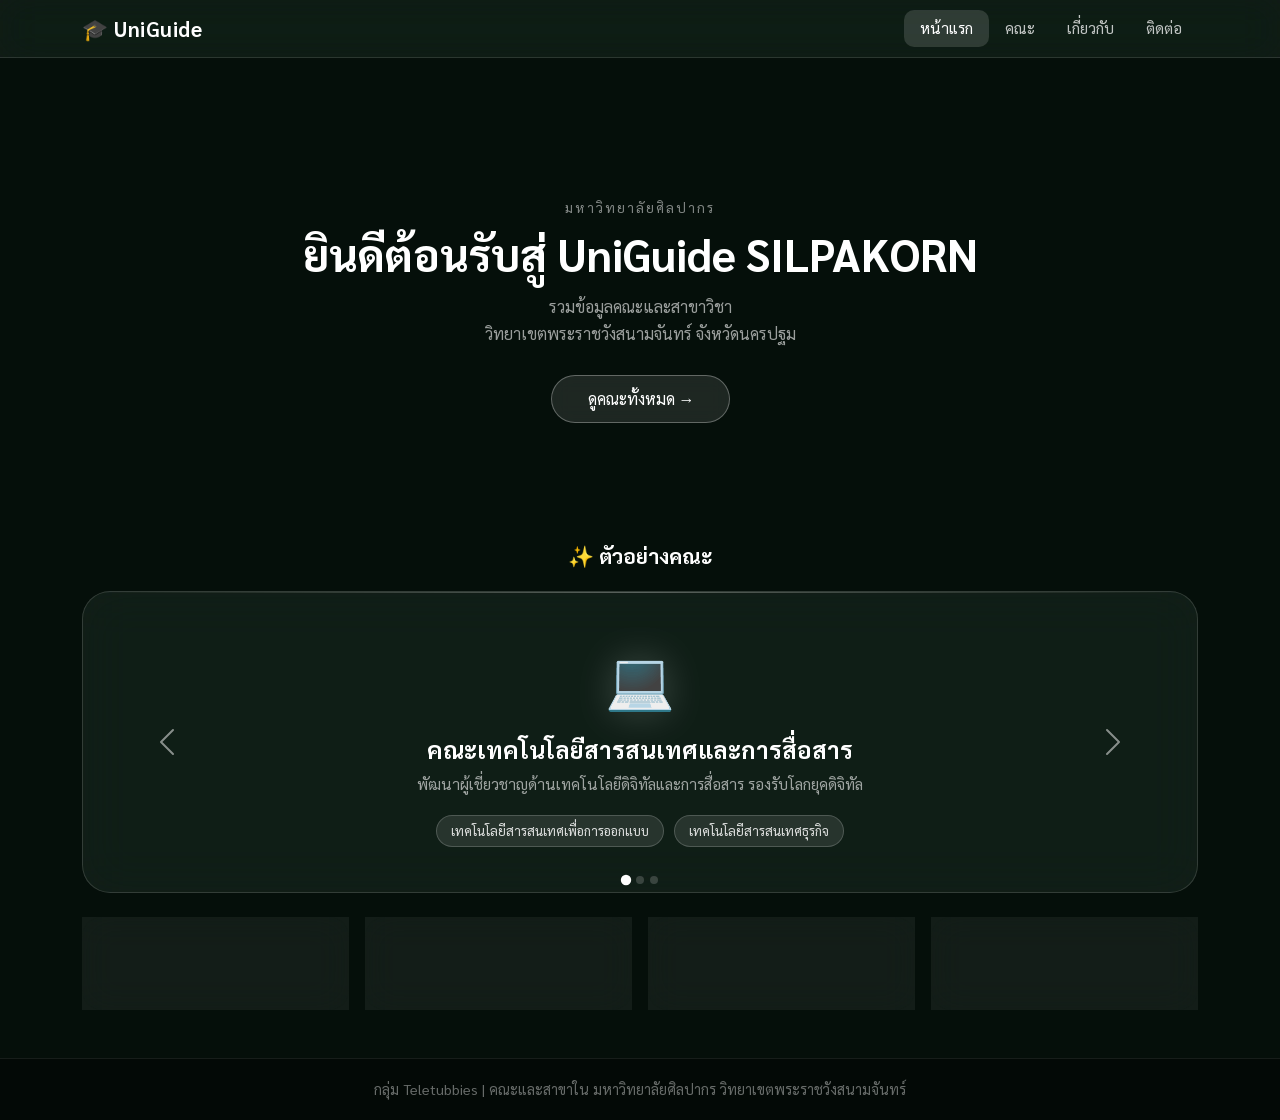
<file: index.html>
<!DOCTYPE html>
<html lang="th">
<head>
  <meta charset="UTF-8">
  <meta name="viewport" content="width=device-width, initial-scale=1.0">
  <title>UniGuide - มหาวิทยาลัยศิลปากร</title>
  <link href="https://cdn.jsdelivr.net/npm/bootstrap@5.3.0/dist/css/bootstrap.min.css" rel="stylesheet">
  <link href="https://fonts.googleapis.com/css2?family=Sarabun:wght@300;400;600;700&display=swap" rel="stylesheet">
  <style>
    * { box-sizing: border-box; margin: 0; padding: 0; }
    body { font-family: 'Sarabun', sans-serif; min-height: 100vh; overflow-x: hidden; background: #050f0a; }

    /* ---- พื้นหลังสลับสีช้าๆ ---- */
    .bg-wrap {
      position: fixed; inset: 0; z-index: 0;
      animation: bgShift 9s ease-in-out infinite;
    }
    @keyframes bgShift {
      0% {
        background:
          radial-gradient(ellipse 80% 60% at 10% 20%, rgba(5,150,105,0.65) 0%, transparent 60%),
          radial-gradient(ellipse 60% 50% at 90% 80%, rgba(16,185,129,0.55) 0%, transparent 60%),
          radial-gradient(ellipse 50% 40% at 55% 40%, rgba(52,211,153,0.3) 0%, transparent 60%),
          #050f0a;
      }
      33% {
        background:
          radial-gradient(ellipse 80% 60% at 10% 20%, rgba(6,100,180,0.65) 0%, transparent 60%),
          radial-gradient(ellipse 60% 50% at 90% 80%, rgba(6,182,212,0.55) 0%, transparent 60%),
          radial-gradient(ellipse 50% 40% at 55% 40%, rgba(56,189,248,0.3) 0%, transparent 60%),
          #020a14;
      }
      66% {
        background:
          radial-gradient(ellipse 80% 60% at 10% 20%, rgba(161,120,0,0.65) 0%, transparent 60%),
          radial-gradient(ellipse 60% 50% at 90% 80%, rgba(234,179,8,0.55) 0%, transparent 60%),
          radial-gradient(ellipse 50% 40% at 55% 40%, rgba(250,204,21,0.3) 0%, transparent 60%),
          #100e00;
      }
      100% {
        background:
          radial-gradient(ellipse 80% 60% at 10% 20%, rgba(5,150,105,0.65) 0%, transparent 60%),
          radial-gradient(ellipse 60% 50% at 90% 80%, rgba(16,185,129,0.55) 0%, transparent 60%),
          radial-gradient(ellipse 50% 40% at 55% 40%, rgba(52,211,153,0.3) 0%, transparent 60%),
          #050f0a;
      }
    }

    /* ---- วงกลมเบลอสลับสี ---- */
    .orb { position: fixed; border-radius: 50%; filter: blur(90px); pointer-events: none; z-index: 0; }
    .orb-1 { width: 520px; height: 520px; top: -140px; left: -100px; animation: drift 12s ease-in-out infinite alternate, orbColor1 9s ease-in-out infinite; }
    .orb-2 { width: 440px; height: 440px; bottom: -110px; right: -90px; animation: drift2 10s ease-in-out infinite alternate, orbColor2 9s ease-in-out infinite; }
    .orb-3 { width: 320px; height: 320px; top: 35%; right: 10%; animation: drift3 14s ease-in-out infinite alternate, orbColor3 9s ease-in-out infinite; }
    .orb-4 { width: 220px; height: 220px; top: 60%; left: 20%; animation: drift 11s ease-in-out infinite alternate, orbColor1 9s ease-in-out infinite; animation-delay: -3s; }

    @keyframes drift  { from { transform: translate(0,0) scale(1); } to { transform: translate(30px,20px) scale(1.08); } }
    @keyframes drift2 { from { transform: translate(0,0) scale(1); } to { transform: translate(-20px,15px) scale(1.05); } }
    @keyframes drift3 { from { transform: translate(0,0) scale(1); } to { transform: translate(15px,-25px) scale(1.1); } }

    @keyframes orbColor1 {
      0%   { background: rgba(16,185,129,0.5); }
      33%  { background: rgba(6,100,180,0.5); }
      66%  { background: rgba(202,138,4,0.5); }
      100% { background: rgba(16,185,129,0.5); }
    }
    @keyframes orbColor2 {
      0%   { background: rgba(52,211,153,0.4); }
      33%  { background: rgba(6,182,212,0.4); }
      66%  { background: rgba(250,204,21,0.4); }
      100% { background: rgba(52,211,153,0.4); }
    }
    @keyframes orbColor3 {
      0%   { background: rgba(5,150,105,0.35); }
      33%  { background: rgba(56,189,248,0.35); }
      66%  { background: rgba(161,120,0,0.35); }
      100% { background: rgba(5,150,105,0.35); }
    }

    /* ---- Navbar ---- */
    .glass-nav { background: rgba(255,255,255,0.05) !important; backdrop-filter: blur(20px) saturate(180%); -webkit-backdrop-filter: blur(20px) saturate(180%); border-bottom: 1px solid rgba(255,255,255,0.12); }
    .navbar-brand { color: #fff !important; font-size: 1.3rem; font-weight: 700; letter-spacing: 0.5px; }
    .nav-link { color: rgba(255,255,255,0.75) !important; border-radius: 10px; padding: 7px 16px !important; transition: all 0.25s; font-size: 0.95rem; }
    .nav-link:hover, .nav-link.active { color: #fff !important; background: rgba(255,255,255,0.14); }

    /* ---- Hero ลดขนาดลงให้ carousel โผล่มาให้เห็น ---- */
    .hero {
      min-height: 60vh;
      display: flex;
      align-items: center;
      position: relative;
      z-index: 1;
      padding-top: 80px;
    }
    .hero-title { font-size: clamp(1.8rem, 4vw, 2.8rem); font-weight: 700; color: #fff; line-height: 1.2; margin-bottom: 12px; }
    .hero-sub { color: rgba(255,255,255,0.6); font-size: 1rem; line-height: 1.7; margin-bottom: 28px; }
    .btn-hero {
      display: inline-block;
      background: rgba(255,255,255,0.1);
      border: 1px solid rgba(255,255,255,0.3);
      color: #fff; border-radius: 50px;
      padding: 11px 36px; font-size: 1rem;
      font-family: 'Sarabun', sans-serif;
      text-decoration: none; transition: all 0.3s;
      backdrop-filter: blur(10px);
    }
    .btn-hero:hover { background: rgba(255,255,255,0.2); border-color: rgba(255,255,255,0.5); color: #fff; transform: translateY(-2px); }

    /* ---- Carousel ---- */
    .carousel-wrap {
      background: rgba(255,255,255,0.06);
      border: 1px solid rgba(255,255,255,0.14);
      backdrop-filter: blur(24px) saturate(160%);
      -webkit-backdrop-filter: blur(24px) saturate(160%);
      border-radius: 28px; overflow: hidden; position: relative;
    }
    .carousel-wrap::before {
      content: ''; position: absolute; top: 0; left: 0; right: 0; height: 1px;
      background: linear-gradient(90deg, transparent, rgba(255,255,255,0.3), transparent);
    }
    .carousel-slide {
      min-height: 300px; display: flex; flex-direction: column;
      justify-content: center; align-items: center;
      padding: 40px 32px; text-align: center;
    }
    .slide-icon { font-size: 3.5rem; margin-bottom: 16px; filter: drop-shadow(0 0 20px rgba(255,255,255,0.2)); }
    .slide-title { color: #fff; font-size: 1.5rem; font-weight: 700; margin-bottom: 10px; }
    .slide-desc { color: rgba(255,255,255,0.6); font-size: 0.95rem; margin-bottom: 16px; max-width: 480px; }
    .slide-tag {
      display: inline-block;
      background: rgba(255,255,255,0.1);
      border: 1px solid rgba(255,255,255,0.18);
      color: rgba(255,255,255,0.85);
      padding: 5px 14px; border-radius: 20px; font-size: 0.82rem; margin: 3px;
    }
    .carousel-indicators [data-bs-target] { width: 8px; height: 8px; border-radius: 50%; border: none; background: rgba(255,255,255,0.35); transition: all 0.3s; }
    .carousel-indicators .active { background: #fff; transform: scale(1.3); }

    /* ---- Stat Box ---- */
    .stat-box {
      background: rgba(255,255,255,0.06);
      border: 1px solid rgba(255,255,255,0.13);
      backdrop-filter: blur(16px); -webkit-backdrop-filter: blur(16px);
      border-radius: 20px; padding: 20px 16px; text-align: center;
      transition: all 0.3s; position: relative; overflow: hidden;
    }
    .stat-box::before {
      content: ''; position: absolute; top: 0; left: 0; right: 0; height: 1px;
      background: linear-gradient(90deg, transparent, rgba(255,255,255,0.25), transparent);
    }
    .stat-box:hover { background: rgba(255,255,255,0.1); transform: translateY(-3px); box-shadow: 0 8px 30px rgba(0,0,0,0.3); }
    .stat-box h4 { color: #fff; font-weight: 700; font-size: 1.4rem; margin-bottom: 4px; }
    .stat-box p { color: rgba(255,255,255,0.5); margin: 0; font-size: 0.82rem; }

    .sec-title { color: #fff; font-weight: 700; text-align: center; margin-bottom: 20px; font-size: 1.3rem; }
    footer { background: rgba(0,0,0,0.35); border-top: 1px solid rgba(255,255,255,0.08); color: rgba(255,255,255,0.4); text-align: center; padding: 20px; position: relative; z-index: 1; font-size: 0.9rem; }
    .content-z { position: relative; z-index: 1; }
  </style>
</head>
<body>

  <div class="bg-wrap"></div>
  <div class="orb orb-1"></div>
  <div class="orb orb-2"></div>
  <div class="orb orb-3"></div>
  <div class="orb orb-4"></div>

  <nav class="navbar navbar-expand-lg glass-nav fixed-top">
    <div class="container">
      <a class="navbar-brand" href="index.html">🎓 UniGuide</a>
      <button class="navbar-toggler" type="button" data-bs-toggle="collapse" data-bs-target="#navMenu">
        <span class="navbar-toggler-icon"></span>
      </button>
      <div class="collapse navbar-collapse" id="navMenu">
        <div class="navbar-nav ms-auto">
          <a class="nav-link active" href="index.html">หน้าแรก</a>
          <a class="nav-link" href="faculty.html">คณะ</a>
          <a class="nav-link" href="about.html">เกี่ยวกับ</a>
          <a class="nav-link" href="contact.html">ติดต่อ</a>
        </div>
      </div>
    </div>
  </nav>

  <!-- Hero ลดสั้นลง carousel จะโผล่ให้เห็นบนหน้าจอ -->
  <div class="hero">
    <div class="container content-z text-center">
      <p style="color:rgba(255,255,255,0.5);font-size:0.85rem;letter-spacing:2px;text-transform:uppercase;margin-bottom:10px">มหาวิทยาลัยศิลปากร</p>
      <h1 class="hero-title">ยินดีต้อนรับสู่ UniGuide SILPAKORN</h1>
      <p class="hero-sub">รวมข้อมูลคณะและสาขาวิชา<br>วิทยาเขตพระราชวังสนามจันทร์ จังหวัดนครปฐม</p>
      <a href="faculty.html" class="btn-hero">ดูคณะทั้งหมด →</a>
    </div>
  </div>

  <div class="container pb-5 content-z">

    <!-- Carousel -->
    <p class="sec-title">✨ ตัวอย่างคณะ</p>
    <div id="facultyCarousel" class="carousel slide carousel-wrap mb-4" data-bs-ride="carousel" data-bs-interval="3500">
      <div class="carousel-indicators mb-2">
        <button type="button" data-bs-target="#facultyCarousel" data-bs-slide-to="0" class="active"></button>
        <button type="button" data-bs-target="#facultyCarousel" data-bs-slide-to="1"></button>
        <button type="button" data-bs-target="#facultyCarousel" data-bs-slide-to="2"></button>
      </div>
      <div class="carousel-inner">
        <div class="carousel-item active">
          <div class="carousel-slide">
            <div class="slide-icon">💻</div>
            <h3 class="slide-title">คณะเทคโนโลยีสารสนเทศและการสื่อสาร</h3>
            <p class="slide-desc">พัฒนาผู้เชี่ยวชาญด้านเทคโนโลยีดิจิทัลและการสื่อสาร รองรับโลกยุคดิจิทัล</p>
            <div>
              <span class="slide-tag">เทคโนโลยีสารสนเทศเพื่อการออกแบบ</span>
              <span class="slide-tag">เทคโนโลยีสารสนเทศธุรกิจ</span>
            </div>
          </div>
        </div>
        <div class="carousel-item">
          <div class="carousel-slide">
            <div class="slide-icon">🔬</div>
            <h3 class="slide-title">คณะวิทยาศาสตร์</h3>
            <p class="slide-desc">ศึกษาพื้นฐานทางวิทยาศาสตร์ การทดลอง และการวิจัยเพื่อสร้างนวัตกรรม</p>
            <div>
              <span class="slide-tag">วิทยาการคอมพิวเตอร์</span>
              <span class="slide-tag">เคมี</span>
              <span class="slide-tag">ชีววิทยา</span>
              <span class="slide-tag">ฟิสิกส์</span>
            </div>
          </div>
        </div>
        <div class="carousel-item">
          <div class="carousel-slide">
            <div class="slide-icon">📊</div>
            <h3 class="slide-title">คณะวิทยาการจัดการ</h3>
            <p class="slide-desc">เรียนรู้ด้านธุรกิจ การบริหาร และการบริการในระดับสากล</p>
            <div>
              <span class="slide-tag">การตลาด</span>
              <span class="slide-tag">การโรงแรม</span>
              <span class="slide-tag">การท่องเที่ยว</span>
            </div>
          </div>
        </div>
      </div>
      <button class="carousel-control-prev" type="button" data-bs-target="#facultyCarousel" data-bs-slide="prev">
        <span class="carousel-control-prev-icon"></span>
      </button>
      <button class="carousel-control-next" type="button" data-bs-target="#facultyCarousel" data-bs-slide="next">
        <span class="carousel-control-next-icon"></span>
      </button>
    </div>

    <!-- Stats -->
    <div class="row g-3 text-center">
      <div class="col-6 col-md-3"><div class="stat-box"><h4>11</h4><p>คณะ</p></div></div>
      <div class="col-6 col-md-3"><div class="stat-box"><h4>50+</h4><p>สาขาวิชา</p></div></div>
      <div class="col-6 col-md-3"><div class="stat-box"><h4>นครปฐม</h4><p>วิทยาเขตพระราชวังสนามจันทร์</p></div></div>
      <div class="col-6 col-md-3"><div class="stat-box"><h4>SU</h4><p>มหาวิทยาลัยศิลปากร</p></div></div>
    </div>

  </div>

  <footer>กลุ่ม Teletubbies | คณะและสาขาใน มหาวิทยาลัยศิลปากร วิทยาเขตพระราชวังสนามจันทร์</footer>

  <script src="https://cdn.jsdelivr.net/npm/bootstrap@5.3.0/dist/js/bootstrap.bundle.min.js"></script>
</body>
</html>
</file>
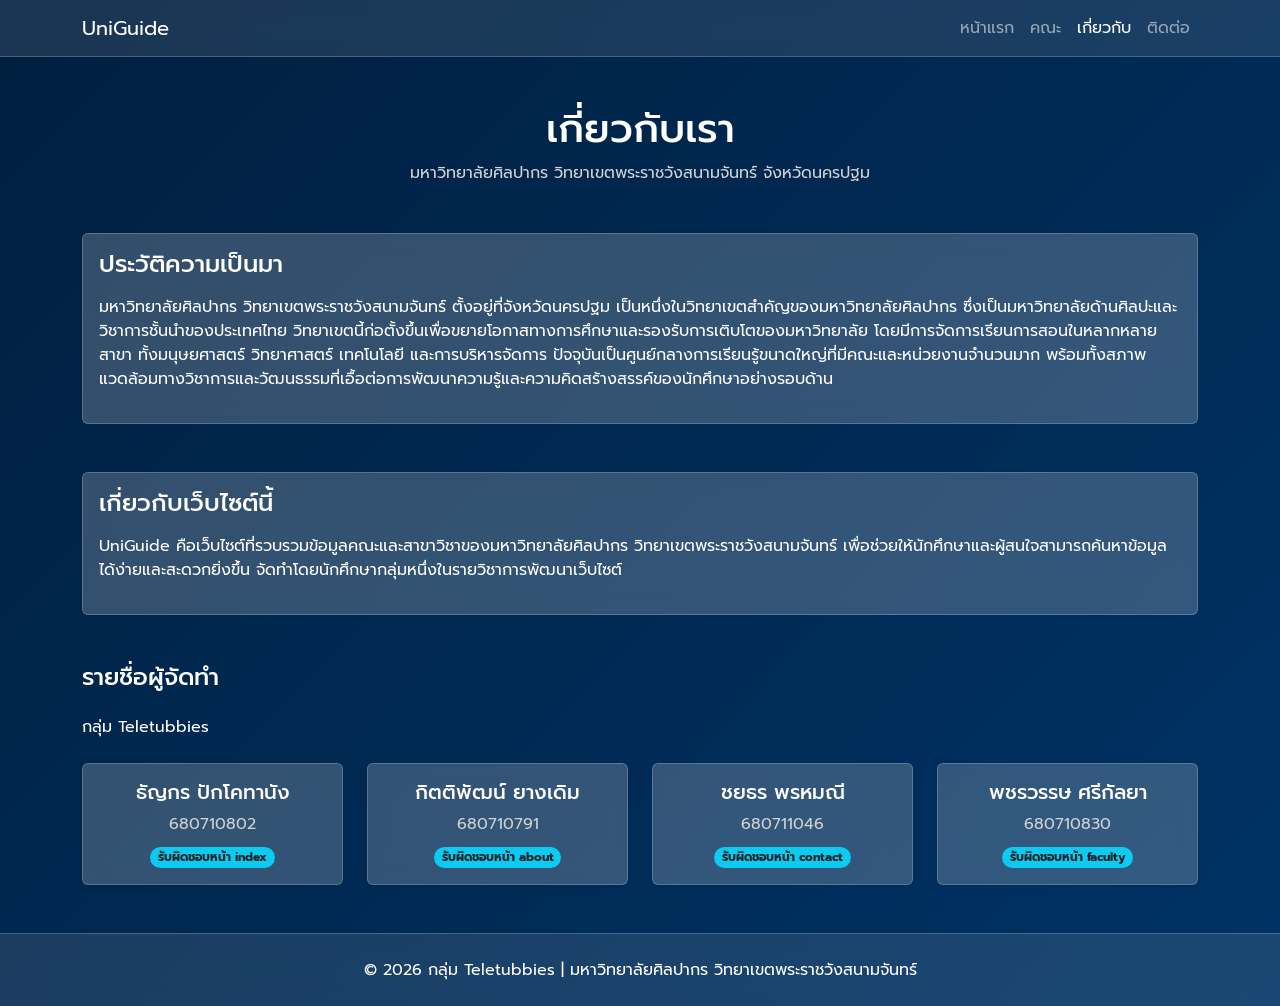
<file: about.html>
<!DOCTYPE html>
<html lang="th">
<head>
    <meta charset="UTF-8">
    <meta name="viewport" content="width=device-width, initial-scale=1.0">
    <title>UniGuide - about</title>
    <link href="https://cdn.jsdelivr.net/npm/bootstrap@5.3.3/dist/css/bootstrap.min.css" rel="stylesheet">
    <link href="https://fonts.googleapis.com/css2?family=Prompt:wght@300;400;500;600&display=swap" rel="stylesheet">

    <style>
        body {
            font-family: 'Prompt', sans-serif;
            background: linear-gradient(135deg, #001f3f, #003366);
            color: white;
            min-height: 100vh;
        }

        .text-muted {
            color: lightgray !important;
        }

        .card {
            background-color: rgba(255, 255, 255, 0.2);
            border: 1px solid rgba(255, 255, 255, 0.2);
            color: white;
            backdrop-filter: blur(10px);
            transition: 0.3s;
        }

        .card:hover {
            transform: translateY(-10px); 
            box-shadow: 0 10px 20px rgba(0, 0, 0, 0.5); 
            border-color: rgba(255, 255, 255, 0.4);
        }

        .card-title {
            color: white;
        }

        .footer-glass {
            background-color: rgba(255, 255, 255, 0.1);
            border-top: 1px solid rgba(255, 255 ,255, 0.2);
            backdrop-filter: blur(10px);
        }

        .header-glass {
            background-color: rgba(255, 255, 255, 0.1);
            border-bottom: 1px solid rgba(255, 255 ,255, 0.2);
            backdrop-filter: blur(10px);
        }
    </style>
</head>
<body>

    <header>
        <nav class="navbar navbar-expand-lg navbar-dark header-glass">
            <div class="container">
                <a class="navbar-brand" href="index.html">UniGuide</a>
                <button class="navbar-toggler" type="button" data-bs-toggle="collapse" data-bs-target="#navbarNav">
                    <span class="navbar-toggler-icon"></span>
                </button>
                <div class="collapse navbar-collapse" id="navbarNav">
                    <ul class="navbar-nav ms-auto">
                        <li class="nav-item"><a class="nav-link" href="index.html">หน้าแรก</a></li>
                        <li class="nav-item"><a class="nav-link" href="faculty.html">คณะ</a></li>
                        <li class="nav-item"><a class="nav-link active" href="about.html">เกี่ยวกับ</a></li>
                        <li class="nav-item"><a class="nav-link" href="contact.html">ติดต่อ</a></li>
                    </ul>
                </div>
            </div>
        </nav>
    </header>

    <main class="container my-5">
        <div class="text-center mb-5">
            <h1 class="mb-2">เกี่ยวกับเรา</h1>
            <p class="text-muted mb-5">มหาวิทยาลัยศิลปากร วิทยาเขตพระราชวังสนามจันทร์ จังหวัดนครปฐม</p>
        </div>

        <section class="card mb-5">
            <div class="card-body">
                <h2 class="h4 mb-3">ประวัติความเป็นมา</h2> 
                <p>มหาวิทยาลัยศิลปากร วิทยาเขตพระราชวังสนามจันทร์ ตั้งอยู่ที่จังหวัดนครปฐม เป็นหนึ่งในวิทยาเขตสำคัญของมหาวิทยาลัยศิลปากร ซึ่งเป็นมหาวิทยาลัยด้านศิลปะและวิชาการชั้นนำของประเทศไทย วิทยาเขตนี้ก่อตั้งขึ้นเพื่อขยายโอกาสทางการศึกษาและรองรับการเติบโตของมหาวิทยาลัย โดยมีการจัดการเรียนการสอนในหลากหลายสาขา ทั้งมนุษยศาสตร์ วิทยาศาสตร์ เทคโนโลยี และการบริหารจัดการ ปัจจุบันเป็นศูนย์กลางการเรียนรู้ขนาดใหญ่ที่มีคณะและหน่วยงานจำนวนมาก พร้อมทั้งสภาพแวดล้อมทางวิชาการและวัฒนธรรมที่เอื้อต่อการพัฒนาความรู้และความคิดสร้างสรรค์ของนักศึกษาอย่างรอบด้าน</p>
            </div>
        </section>

        <section class="card mb-5">
    <div class="card-body">
        <h2 class="h4 mb-3">เกี่ยวกับเว็บไซต์นี้</h2> 
        <p>UniGuide คือเว็บไซต์ที่รวบรวมข้อมูลคณะและสาขาวิชาของมหาวิทยาลัยศิลปากร วิทยาเขตพระราชวังสนามจันทร์ เพื่อช่วยให้นักศึกษาและผู้สนใจสามารถค้นหาข้อมูลได้ง่ายและสะดวกยิ่งขึ้น จัดทำโดยนักศึกษากลุ่มหนึ่งในรายวิชาการพัฒนาเว็บไซต์</p>
    </div>
</section>

        <section class="mb-5">
            <h2 class="h4 mb-4">รายชื่อผู้จัดทำ</h2> <p class="mb-4">กลุ่ม Teletubbies</p>

            <div class="row row-cols-1 row-cols-md-2 row-cols-lg-4 g-4">
                
                <div class="col">
                    <div class="card h-100 shadow-sm text-center">
                        <div class="card-body">
                            <h3 class="card-title h5">ธัญกร ปักโคทานัง</h3>
                            <p class="card-text text-muted mb-2">680710802</p>
                            <span class="badge bg-info rounded-pill text-dark">รับผิดชอบหน้า index</span>
                        </div>
                    </div>
                </div>

                <div class="col">
                    <div class="card h-100 shadow-sm text-center">
                        <div class="card-body">
                            <h3 class="card-title h5">กิตติพัฒน์ ยางเดิม</h3>
                            <p class="card-text text-muted mb-2">680710791</p>
                            <span class="badge bg-info rounded-pill text-dark">รับผิดชอบหน้า about</span>
                        </div>
                    </div>
                </div>

                <div class="col">
                    <div class="card h-100 shadow-sm text-center">
                        <div class="card-body">
                            <h3 class="card-title h5">ชยธร พรหมณี</h3>
                            <p class="card-text text-muted mb-2">680711046</p>
                            <span class="badge bg-info rounded-pill text-dark">รับผิดชอบหน้า contact</span>
                        </div>
                    </div>
                </div>

                <div class="col">
                    <div class="card h-100 shadow-sm text-center">
                        <div class="card-body">
                            <h3 class="card-title h5">พชรวรรษ ศรีกัลยา</h3>
                            <p class="card-text text-muted mb-2">680710830</p>
                            <span class="badge bg-info rounded-pill text-dark">รับผิดชอบหน้า faculty</span>
                        </div>
                    </div>
                </div>

            </div>
        </section>
    </main>

    <footer class="footer-glass text-white text-center py-4 mt-5">
        <div class="container">
            <p class="mb-0">© 2026 กลุ่ม Teletubbies | มหาวิทยาลัยศิลปากร วิทยาเขตพระราชวังสนามจันทร์</p>
        </div>
    </footer>

    <script src="https://cdn.jsdelivr.net/npm/bootstrap@5.3.3/dist/js/bootstrap.bundle.min.js"></script>
</body>
</html>
</file>
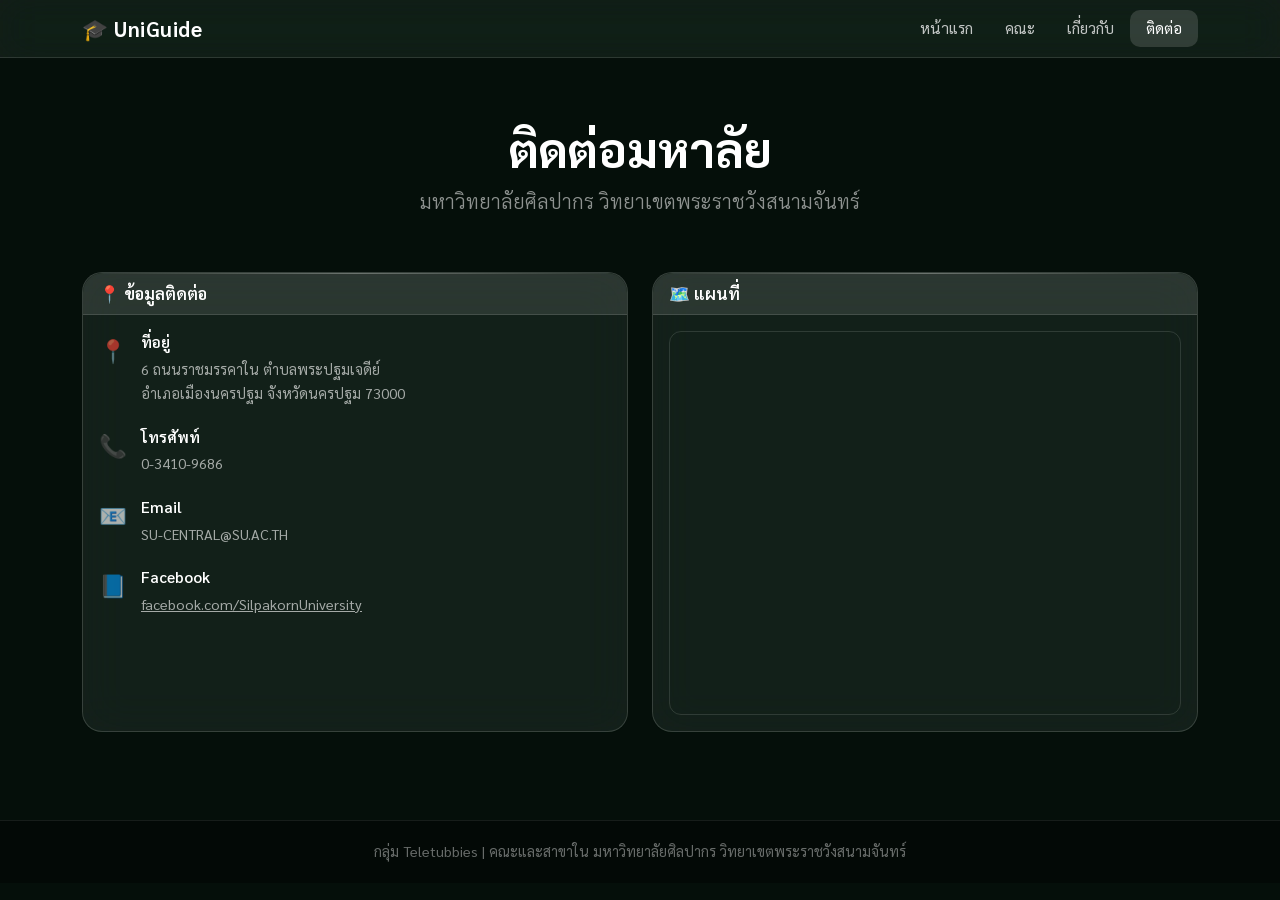
<file: contact.html>
<!DOCTYPE html>
<html lang="th">
<head>
  <meta charset="UTF-8">
  <meta name="viewport" content="width=device-width, initial-scale=1.0">
  <title>UniGuide - ติดต่อเรา</title>
  <link href="https://cdn.jsdelivr.net/npm/bootstrap@5.3.0/dist/css/bootstrap.min.css" rel="stylesheet">
  <link href="https://fonts.googleapis.com/css2?family=Sarabun:wght@300;400;600;700&display=swap" rel="stylesheet">
  <style>
    * { box-sizing: border-box; margin: 0; padding: 0; }
    body { font-family: 'Sarabun', sans-serif; min-height: 100vh; overflow-x: hidden; background: #050f0a; }

    .bg-wrap { position: fixed; inset: 0; z-index: 0; animation: bgShift 9s ease-in-out infinite; }
    @keyframes bgShift {
      0%   { background: radial-gradient(ellipse 80% 60% at 10% 20%, rgba(5,150,105,0.65) 0%, transparent 60%), radial-gradient(ellipse 60% 50% at 90% 80%, rgba(16,185,129,0.55) 0%, transparent 60%), radial-gradient(ellipse 50% 40% at 55% 40%, rgba(52,211,153,0.3) 0%, transparent 60%), #050f0a; }
      33%  { background: radial-gradient(ellipse 80% 60% at 10% 20%, rgba(6,100,180,0.65) 0%, transparent 60%), radial-gradient(ellipse 60% 50% at 90% 80%, rgba(6,182,212,0.55) 0%, transparent 60%), radial-gradient(ellipse 50% 40% at 55% 40%, rgba(56,189,248,0.3) 0%, transparent 60%), #020a14; }
      66%  { background: radial-gradient(ellipse 80% 60% at 10% 20%, rgba(161,120,0,0.65) 0%, transparent 60%), radial-gradient(ellipse 60% 50% at 90% 80%, rgba(234,179,8,0.55) 0%, transparent 60%), radial-gradient(ellipse 50% 40% at 55% 40%, rgba(250,204,21,0.3) 0%, transparent 60%), #100e00; }
      100% { background: radial-gradient(ellipse 80% 60% at 10% 20%, rgba(5,150,105,0.65) 0%, transparent 60%), radial-gradient(ellipse 60% 50% at 90% 80%, rgba(16,185,129,0.55) 0%, transparent 60%), radial-gradient(ellipse 50% 40% at 55% 40%, rgba(52,211,153,0.3) 0%, transparent 60%), #050f0a; }
    }

    .orb { position: fixed; border-radius: 50%; filter: blur(90px); pointer-events: none; z-index: 0; }
    .orb-1 { width: 520px; height: 520px; top: -140px; left: -100px; animation: drift 12s ease-in-out infinite alternate, orbColor1 9s ease-in-out infinite; }
    .orb-2 { width: 440px; height: 440px; bottom: -110px; right: -90px; animation: drift2 10s ease-in-out infinite alternate, orbColor2 9s ease-in-out infinite; }
    .orb-3 { width: 300px; height: 300px; top: 35%; right: 10%; animation: drift3 14s ease-in-out infinite alternate, orbColor3 9s ease-in-out infinite; }
    @keyframes drift  { from { transform: translate(0,0) scale(1); } to { transform: translate(30px,20px) scale(1.08); } }
    @keyframes drift2 { from { transform: translate(0,0) scale(1); } to { transform: translate(-20px,15px) scale(1.05); } }
    @keyframes drift3 { from { transform: translate(0,0) scale(1); } to { transform: translate(15px,-25px) scale(1.1); } }
    @keyframes orbColor1 { 0% { background: rgba(16,185,129,0.5); } 33% { background: rgba(6,100,180,0.5); } 66% { background: rgba(202,138,4,0.5); } 100% { background: rgba(16,185,129,0.5); } }
    @keyframes orbColor2 { 0% { background: rgba(52,211,153,0.4); } 33% { background: rgba(6,182,212,0.4); } 66% { background: rgba(250,204,21,0.4); } 100% { background: rgba(52,211,153,0.4); } }
    @keyframes orbColor3 { 0% { background: rgba(5,150,105,0.35); } 33% { background: rgba(56,189,248,0.35); } 66% { background: rgba(161,120,0,0.35); } 100% { background: rgba(5,150,105,0.35); } }

    .glass-nav { background: rgba(255,255,255,0.06) !important; backdrop-filter: blur(20px) saturate(180%); -webkit-backdrop-filter: blur(20px) saturate(180%); border-bottom: 1px solid rgba(255,255,255,0.12); }
    .navbar-brand { color: #fff !important; font-size: 1.3rem; font-weight: 700; letter-spacing: 0.5px; }
    .nav-link { color: rgba(255,255,255,0.75) !important; border-radius: 10px; padding: 7px 16px !important; transition: all 0.25s; font-size: 0.95rem; }
    .nav-link:hover, .nav-link.active { color: #fff !important; background: rgba(255,255,255,0.14); }

    .page-header { padding: 120px 0 40px; position: relative; z-index: 1; text-align: center; }
    .page-header h1 { color: #fff; font-weight: 700; }
    .page-header p { color: rgba(255,255,255,0.55); }

    /* Bootstrap card override — glass style */
    .card {
      background: rgba(255,255,255,0.07) !important;
      border: 1px solid rgba(255,255,255,0.15) !important;
      backdrop-filter: blur(22px) saturate(160%);
      -webkit-backdrop-filter: blur(22px) saturate(160%);
      border-radius: 20px !important;
      position: relative;
      z-index: 1;
      overflow: hidden;
      transition: transform 0.3s, background 0.3s;
      height: 100%;
    }
    .card::before {
      content: '';
      position: absolute; top: 0; left: 0; right: 0; height: 1px;
      background: linear-gradient(90deg, transparent, rgba(255,255,255,0.3), transparent);
      z-index: 2;
    }
    .card:hover { background: rgba(255,255,255,0.12) !important; transform: translateY(-3px); box-shadow: 0 16px 50px rgba(0,0,0,0.35) !important; }
    .card-header { background: rgba(255,255,255,0.1) !important; border-bottom: 1px solid rgba(255,255,255,0.12) !important; color: #fff !important; font-weight: 600; font-size: 1.05rem; border-radius: 20px 20px 0 0 !important; }
    .card-body { color: rgba(255,255,255,0.65); }
    .card-title { color: #fff !important; font-weight: 600; }

    /* Contact items */
    .contact-item { display: flex; gap: 14px; align-items: flex-start; margin-bottom: 20px; }
    .contact-icon { font-size: 1.4rem; flex-shrink: 0; margin-top: 2px; }
    .contact-label { color: #fff; font-weight: 600; font-size: 0.95rem; margin-bottom: 3px; }
    .contact-value { color: rgba(255,255,255,0.62); font-size: 0.9rem; margin: 0; line-height: 1.7; }
    .contact-value a { color: rgba(255,255,255,0.62); text-decoration: underline; transition: color 0.2s; }
    .contact-value a:hover { color: #fff; }

    .map-wrap { border-radius: 12px; overflow: hidden; border: 1px solid rgba(255,255,255,0.12); }

    footer { background: rgba(0,0,0,0.35); border-top: 1px solid rgba(255,255,255,0.08); color: rgba(255,255,255,0.4); text-align: center; padding: 20px; position: relative; z-index: 1; font-size: 0.9rem; margin-top: 40px; }
  </style>
</head>
<body>

  <div class="bg-wrap"></div>
  <div class="orb orb-1"></div>
  <div class="orb orb-2"></div>
  <div class="orb orb-3"></div>

  <nav class="navbar navbar-expand-lg glass-nav fixed-top">
    <div class="container">
      <a class="navbar-brand" href="index.html">🎓 UniGuide</a>
      <button class="navbar-toggler" type="button" data-bs-toggle="collapse" data-bs-target="#navMenu">
        <span class="navbar-toggler-icon"></span>
      </button>
      <div class="collapse navbar-collapse" id="navMenu">
        <div class="navbar-nav ms-auto">
          <a class="nav-link" href="index.html">หน้าแรก</a>
          <a class="nav-link" href="faculty.html">คณะ</a>
          <a class="nav-link" href="about.html">เกี่ยวกับ</a>
          <a class="nav-link active" href="contact.html">ติดต่อ</a>
        </div>
      </div>
    </div>
  </nav>

  <div class="page-header">
    <div class="container">
      <h1 class="display-5">ติดต่อมหาลัย</h1>
      <p class="lead">มหาวิทยาลัยศิลปากร วิทยาเขตพระราชวังสนามจันทร์</p>
    </div>
  </div>

  <div class="container pb-5" style="position:relative;z-index:1">
    <div class="row g-4">

      <!-- Bootstrap card: ข้อมูลติดต่อ -->
      <div class="col-md-6">
        <div class="card">
          <div class="card-header">📍 ข้อมูลติดต่อ</div>
          <div class="card-body">
            <div class="contact-item">
              <div class="contact-icon">📍</div>
              <div>
                <p class="contact-label">ที่อยู่</p>
                <p class="contact-value">6 ถนนราชมรรคาใน ตำบลพระปฐมเจดีย์<br>อำเภอเมืองนครปฐม จังหวัดนครปฐม 73000</p>
              </div>
            </div>
            <div class="contact-item">
              <div class="contact-icon">📞</div>
              <div>
                <p class="contact-label">โทรศัพท์</p>
                <p class="contact-value">0-3410-9686</p>
              </div>
            </div>
            <div class="contact-item">
              <div class="contact-icon">📧</div>
              <div>
                <p class="contact-label">Email</p>
                <p class="contact-value">SU-CENTRAL@SU.AC.TH</p>
              </div>
            </div>
            <div class="contact-item">
              <div class="contact-icon">📘</div>
              <div>
                <p class="contact-label">Facebook</p>
                <p class="contact-value">
                  <a href="https://www.facebook.com/SilpakornUniversity" target="_blank">facebook.com/SilpakornUniversity</a>
                </p>
              </div>
            </div>
          </div>
        </div>
      </div>

      <!-- Bootstrap card: แผนที่ -->
      <div class="col-md-6">
        <div class="card">
          <div class="card-header">🗺️ แผนที่</div>
          <div class="card-body">
            <div class="map-wrap ratio ratio-4x3">
              <iframe
                src="https://www.google.com/maps?q=มหาวิทยาลัยศิลปากร+วิทยาเขตพระราชวังสนามจันทร์&output=embed"
                style="border:0;"
                allowfullscreen=""
                loading="lazy">
              </iframe>
            </div>
          </div>
        </div>
      </div>

    </div>
  </div>

  <footer>กลุ่ม Teletubbies | คณะและสาขาใน มหาวิทยาลัยศิลปากร วิทยาเขตพระราชวังสนามจันทร์</footer>

  <script src="https://cdn.jsdelivr.net/npm/bootstrap@5.3.0/dist/js/bootstrap.bundle.min.js"></script>
</body>
</html>
</file>
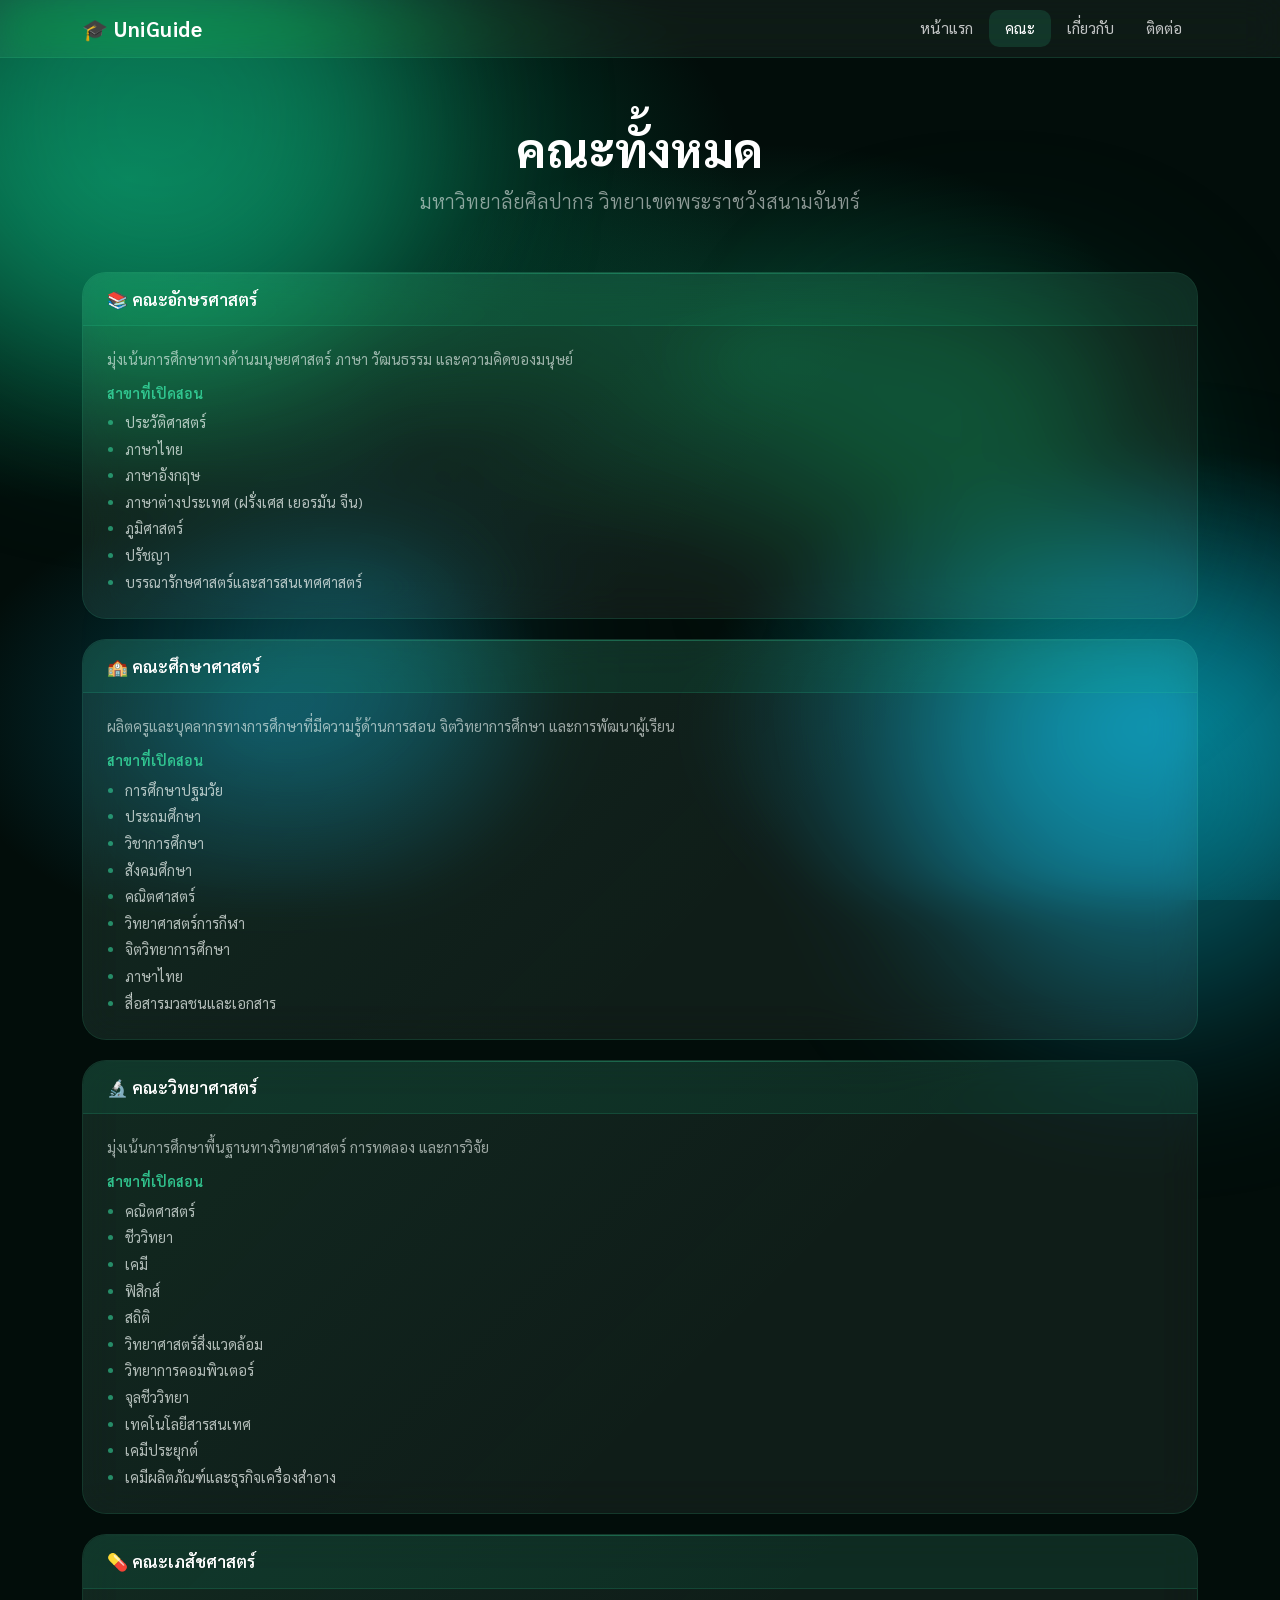
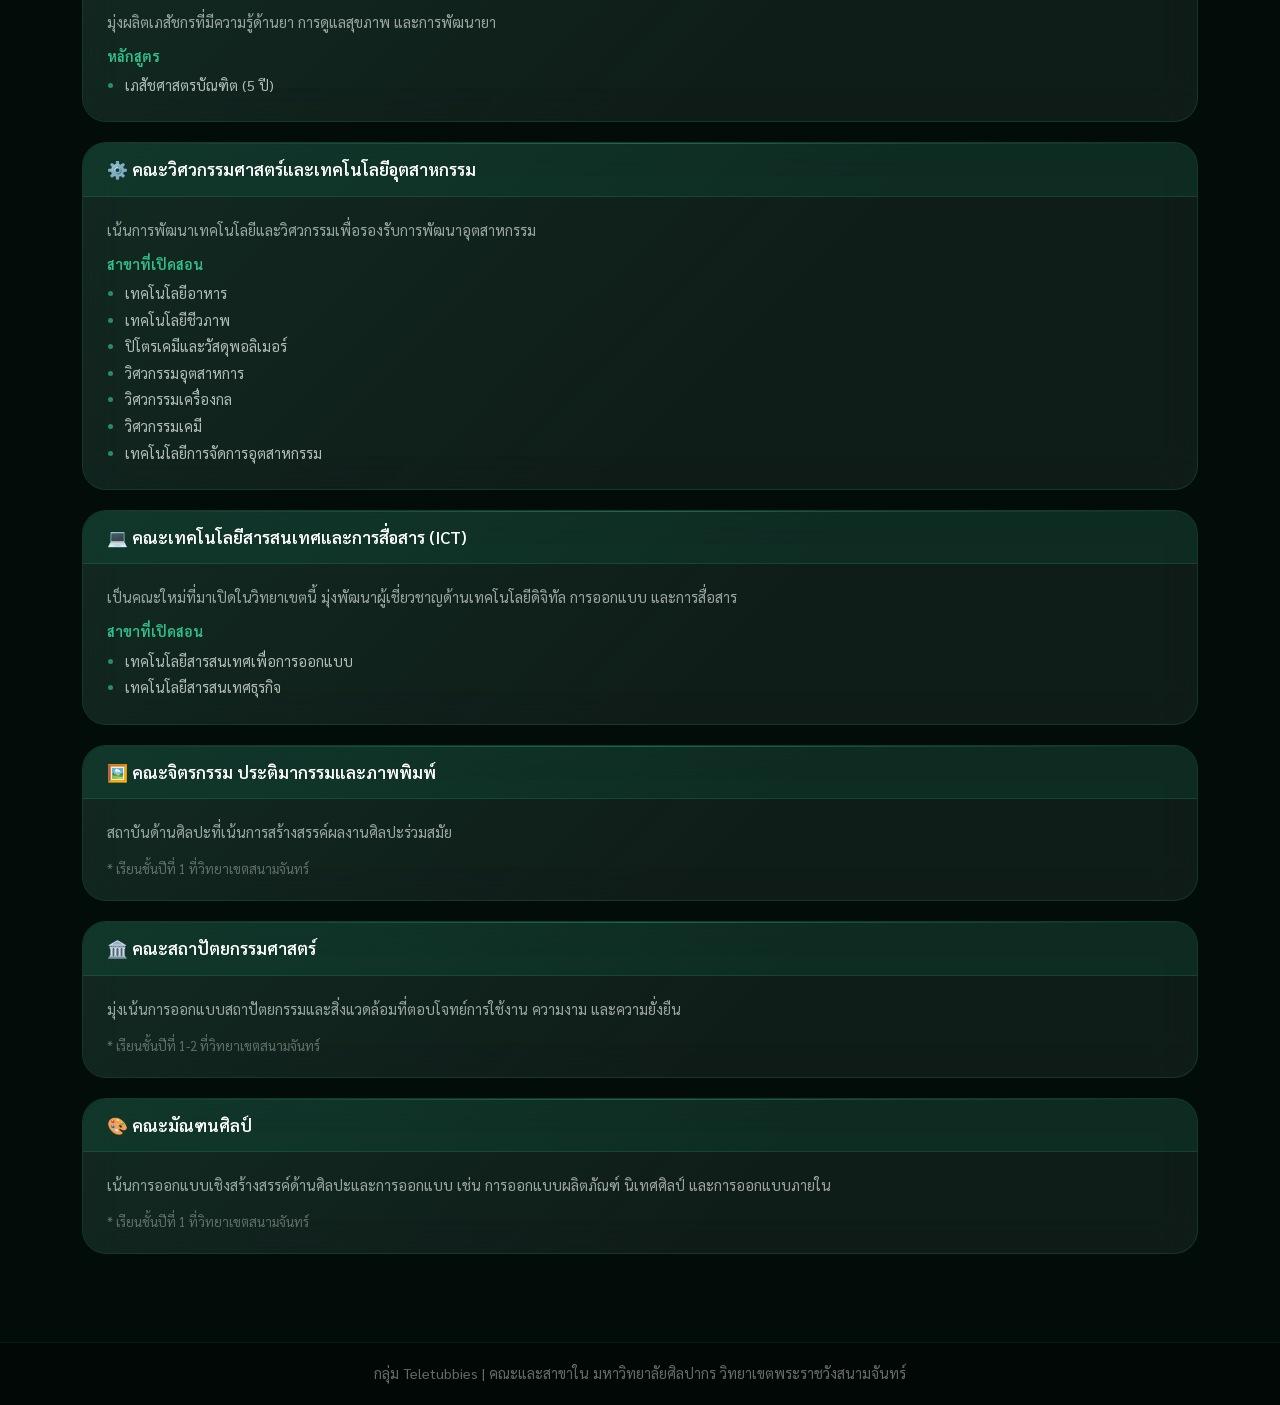
<file: faculty.html>
<!DOCTYPE html>
<html lang="th">
<head>
  <meta charset="UTF-8">
  <meta name="viewport" content="width=device-width, initial-scale=1.0">
  <title>UniGuide - คณะทั้งหมด</title>
  <link href="https://cdn.jsdelivr.net/npm/bootstrap@5.3.0/dist/css/bootstrap.min.css" rel="stylesheet">
  <link href="https://fonts.googleapis.com/css2?family=Sarabun:wght@300;400;600;700&display=swap" rel="stylesheet">
  <style>
    * { box-sizing: border-box; margin: 0; padding: 0; }
    body { font-family: 'Sarabun', sans-serif; min-height: 100vh; overflow-x: hidden; background: #020d0a; }
    .bg-wrap {
      position: fixed; inset: 0; z-index: 0;
      background:
        radial-gradient(ellipse 80% 60% at 10% 20%, rgba(5,150,105,0.6) 0%, transparent 60%),
        radial-gradient(ellipse 60% 50% at 90% 80%, rgba(6,182,212,0.5) 0%, transparent 60%),
        radial-gradient(ellipse 50% 40% at 60% 40%, rgba(16,185,129,0.3) 0%, transparent 60%),
        radial-gradient(ellipse 40% 40% at 20% 80%, rgba(8,145,178,0.35) 0%, transparent 60%),
        #020d0a;
    }
    .orb { position: fixed; border-radius: 50%; filter: blur(90px); pointer-events: none; z-index: 0; animation: drift 12s ease-in-out infinite alternate; }
    .orb-1 { width: 520px; height: 520px; background: rgba(16,185,129,0.45); top: -140px; left: -100px; animation-delay: 0s; }
    .orb-2 { width: 440px; height: 440px; background: rgba(6,182,212,0.4); bottom: -110px; right: -90px; animation-delay: -4s; }
    .orb-3 { width: 320px; height: 320px; background: rgba(5,150,105,0.35); top: 35%; right: 10%; animation-delay: -8s; }
    .orb-4 { width: 220px; height: 220px; background: rgba(34,211,238,0.25); top: 60%; left: 20%; animation-delay: -6s; }
    @keyframes drift { from { transform: translate(0,0) scale(1); } to { transform: translate(30px,20px) scale(1.08); } }

    /* Navbar */
    .glass-nav { background: rgba(255,255,255,0.05) !important; backdrop-filter: blur(20px) saturate(180%); -webkit-backdrop-filter: blur(20px) saturate(180%); border-bottom: 1px solid rgba(52,211,153,0.15); }
    .navbar-brand { color: #fff !important; font-size: 1.3rem; font-weight: 700; letter-spacing: 0.5px; }
    .nav-link { color: rgba(255,255,255,0.75) !important; border-radius: 10px; padding: 7px 16px !important; transition: all 0.25s; font-size: 0.95rem; }
    .nav-link:hover, .nav-link.active { color: #fff !important; background: rgba(52,211,153,0.15); }

    /* Page header */
    .page-header { padding: 120px 0 40px; position: relative; z-index: 1; text-align: center; }
    .page-header h1 { color: #fff; font-weight: 700; }
    .page-header p { color: rgba(255,255,255,0.55); }

    /* Glass Card */
    .g-card {
      background: rgba(255,255,255,0.06);
      border: 1px solid rgba(52,211,153,0.15);
      backdrop-filter: blur(20px) saturate(160%);
      -webkit-backdrop-filter: blur(20px) saturate(160%);
      border-radius: 24px;
      margin-bottom: 20px;
      overflow: hidden;
      position: relative;
      z-index: 1;
      transition: all 0.3s;
    }
    .g-card::before {
      content: '';
      position: absolute; inset: 0;
      border-radius: 24px;
      background: linear-gradient(135deg, rgba(52,211,153,0.07) 0%, transparent 60%);
      pointer-events: none;
    }
    .g-card:hover {
      background: rgba(16,185,129,0.1);
      border-color: rgba(52,211,153,0.3);
      transform: translateY(-3px);
      box-shadow: 0 16px 50px rgba(5,150,105,0.25);
    }

    /* Card header */
    .g-card-head {
      background: rgba(16,185,129,0.1);
      border-bottom: 1px solid rgba(52,211,153,0.15);
      padding: 16px 24px;
      position: relative;
    }
    .g-card-head::after {
      content: '';
      position: absolute;
      top: 0; left: 0; right: 0;
      height: 1px;
      background: linear-gradient(90deg, transparent, rgba(52,211,153,0.35), transparent);
    }
    .g-card-head h5 { color: #fff; font-weight: 600; margin: 0; font-size: 1.05rem; }

    /* Card body */
    .g-card-body { padding: 20px 24px; }
    .g-card-body p { color: rgba(255,255,255,0.6); font-size: 0.92rem; margin-bottom: 14px; line-height: 1.7; }
    .g-card-body h6 { color: rgba(52,211,153,0.9); font-weight: 600; margin-bottom: 10px; font-size: 0.9rem; }
    .g-card-body ul { padding-left: 18px; margin: 0; }
    .g-card-body ul li { color: rgba(255,255,255,0.7); font-size: 0.9rem; margin-bottom: 5px; }
    .g-card-body ul li::marker { color: rgba(52,211,153,0.6); }
    .g-card-body .note { color: rgba(255,255,255,0.35); font-size: 0.82rem; margin: 8px 0 0; }

    /* Footer */
    footer { background: rgba(0,0,0,0.35); border-top: 1px solid rgba(52,211,153,0.1); color: rgba(255,255,255,0.4); text-align: center; padding: 20px; position: relative; z-index: 1; font-size: 0.9rem; margin-top: 20px; }
  </style>
</head>
<body>

  <div class="bg-wrap"></div>
  <div class="orb orb-1"></div>
  <div class="orb orb-2"></div>
  <div class="orb orb-3"></div>
  <div class="orb orb-4"></div>

  <nav class="navbar navbar-expand-lg glass-nav fixed-top">
    <div class="container">
      <a class="navbar-brand" href="index.html">🎓 UniGuide</a>
      <button class="navbar-toggler" type="button" data-bs-toggle="collapse" data-bs-target="#navMenu">
        <span class="navbar-toggler-icon"></span>
      </button>
      <div class="collapse navbar-collapse" id="navMenu">
        <div class="navbar-nav ms-auto">
          <a class="nav-link" href="index.html">หน้าแรก</a>
          <a class="nav-link active" href="faculty.html">คณะ</a>
          <a class="nav-link" href="about.html">เกี่ยวกับ</a>
          <a class="nav-link" href="contact.html">ติดต่อ</a>
        </div>
      </div>
    </div>
  </nav>

  <div class="page-header">
    <div class="container">
      <h1 class="display-5">คณะทั้งหมด</h1>
      <p class="lead">มหาวิทยาลัยศิลปากร วิทยาเขตพระราชวังสนามจันทร์</p>
    </div>
  </div>

  <div class="container pb-5" style="position:relative;z-index:1">

    <div class="g-card">
      <div class="g-card-head"><h5>📚 คณะอักษรศาสตร์</h5></div>
      <div class="g-card-body">
        <p>มุ่งเน้นการศึกษาทางด้านมนุษยศาสตร์ ภาษา วัฒนธรรม และความคิดของมนุษย์</p>
        <h6>สาขาที่เปิดสอน</h6>
        <ul>
          <li>ประวัติศาสตร์</li>
          <li>ภาษาไทย</li>
          <li>ภาษาอังกฤษ</li>
          <li>ภาษาต่างประเทศ (ฝรั่งเศส เยอรมัน จีน)</li>
          <li>ภูมิศาสตร์</li>
          <li>ปรัชญา</li>
          <li>บรรณารักษศาสตร์และสารสนเทศศาสตร์</li>
        </ul>
      </div>
    </div>

    <div class="g-card">
      <div class="g-card-head"><h5>🏫 คณะศึกษาศาสตร์</h5></div>
      <div class="g-card-body">
        <p>ผลิตครูและบุคลากรทางการศึกษาที่มีความรู้ด้านการสอน จิตวิทยาการศึกษา และการพัฒนาผู้เรียน</p>
        <h6>สาขาที่เปิดสอน</h6>
        <ul>
          <li>การศึกษาปฐมวัย</li>
          <li>ประถมศึกษา</li>
          <li>วิชาการศึกษา</li>
          <li>สังคมศึกษา</li>
          <li>คณิตศาสตร์</li>
          <li>วิทยาศาสตร์การกีฬา</li>
          <li>จิตวิทยาการศึกษา</li>
          <li>ภาษาไทย</li>
          <li>สื่อสารมวลชนและเอกสาร</li>
        </ul>
      </div>
    </div>

    <div class="g-card">
      <div class="g-card-head"><h5>🔬 คณะวิทยาศาสตร์</h5></div>
      <div class="g-card-body">
        <p>มุ่งเน้นการศึกษาพื้นฐานทางวิทยาศาสตร์ การทดลอง และการวิจัย</p>
        <h6>สาขาที่เปิดสอน</h6>
        <ul>
          <li>คณิตศาสตร์</li>
          <li>ชีววิทยา</li>
          <li>เคมี</li>
          <li>ฟิสิกส์</li>
          <li>สถิติ</li>
          <li>วิทยาศาสตร์สิ่งแวดล้อม</li>
          <li>วิทยาการคอมพิวเตอร์</li>
          <li>จุลชีววิทยา</li>
          <li>เทคโนโลยีสารสนเทศ</li>
          <li>เคมีประยุกต์</li>
          <li>เคมีผลิตภัณฑ์และธุรกิจเครื่องสำอาง</li>
        </ul>
      </div>
    </div>

    <div class="g-card">
      <div class="g-card-head"><h5>💊 คณะเภสัชศาสตร์</h5></div>
      <div class="g-card-body">
        <p>มุ่งผลิตเภสัชกรที่มีความรู้ด้านยา การดูแลสุขภาพ และการพัฒนายา</p>
        <h6>หลักสูตร</h6>
        <ul>
          <li>เภสัชศาสตรบัณฑิต (5 ปี)</li>
        </ul>
      </div>
    </div>

    <div class="g-card">
      <div class="g-card-head"><h5>⚙️ คณะวิศวกรรมศาสตร์และเทคโนโลยีอุตสาหกรรม</h5></div>
      <div class="g-card-body">
        <p>เน้นการพัฒนาเทคโนโลยีและวิศวกรรมเพื่อรองรับการพัฒนาอุตสาหกรรม</p>
        <h6>สาขาที่เปิดสอน</h6>
        <ul>
          <li>เทคโนโลยีอาหาร</li>
          <li>เทคโนโลยีชีวภาพ</li>
          <li>ปิโตรเคมีและวัสดุพอลิเมอร์</li>
          <li>วิศวกรรมอุตสาหการ</li>
          <li>วิศวกรรมเครื่องกล</li>
          <li>วิศวกรรมเคมี</li>
          <li>เทคโนโลยีการจัดการอุตสาหกรรม</li>
        </ul>
      </div>
    </div>

    <div class="g-card">
      <div class="g-card-head"><h5>💻 คณะเทคโนโลยีสารสนเทศและการสื่อสาร (ICT)</h5></div>
      <div class="g-card-body">
        <p>เป็นคณะใหม่ที่มาเปิดในวิทยาเขตนี้ มุ่งพัฒนาผู้เชี่ยวชาญด้านเทคโนโลยีดิจิทัล การออกแบบ และการสื่อสาร</p>
        <h6>สาขาที่เปิดสอน</h6>
        <ul>
          <li>เทคโนโลยีสารสนเทศเพื่อการออกแบบ</li>
          <li>เทคโนโลยีสารสนเทศธุรกิจ</li>
        </ul>
      </div>
    </div>

    <div class="g-card">
      <div class="g-card-head"><h5>🖼️ คณะจิตรกรรม ประติมากรรมและภาพพิมพ์</h5></div>
      <div class="g-card-body">
        <p>สถาบันด้านศิลปะที่เน้นการสร้างสรรค์ผลงานศิลปะร่วมสมัย</p>
        <p class="note">* เรียนชั้นปีที่ 1 ที่วิทยาเขตสนามจันทร์</p>
      </div>
    </div>

    <div class="g-card">
      <div class="g-card-head"><h5>🏛️ คณะสถาปัตยกรรมศาสตร์</h5></div>
      <div class="g-card-body">
        <p>มุ่งเน้นการออกแบบสถาปัตยกรรมและสิ่งแวดล้อมที่ตอบโจทย์การใช้งาน ความงาม และความยั่งยืน</p>
        <p class="note">* เรียนชั้นปีที่ 1-2 ที่วิทยาเขตสนามจันทร์</p>
      </div>
    </div>

    <div class="g-card">
      <div class="g-card-head"><h5>🎨 คณะมัณฑนศิลป์</h5></div>
      <div class="g-card-body">
        <p>เน้นการออกแบบเชิงสร้างสรรค์ด้านศิลปะและการออกแบบ เช่น การออกแบบผลิตภัณฑ์ นิเทศศิลป์ และการออกแบบภายใน</p>
        <p class="note">* เรียนชั้นปีที่ 1 ที่วิทยาเขตสนามจันทร์</p>
      </div>
    </div>

  </div>

  <footer>กลุ่ม Teletubbies | คณะและสาขาใน มหาวิทยาลัยศิลปากร วิทยาเขตพระราชวังสนามจันทร์</footer>

  <script src="https://cdn.jsdelivr.net/npm/bootstrap@5.3.0/dist/js/bootstrap.bundle.min.js"></script>
</body>
</html>
</file>
